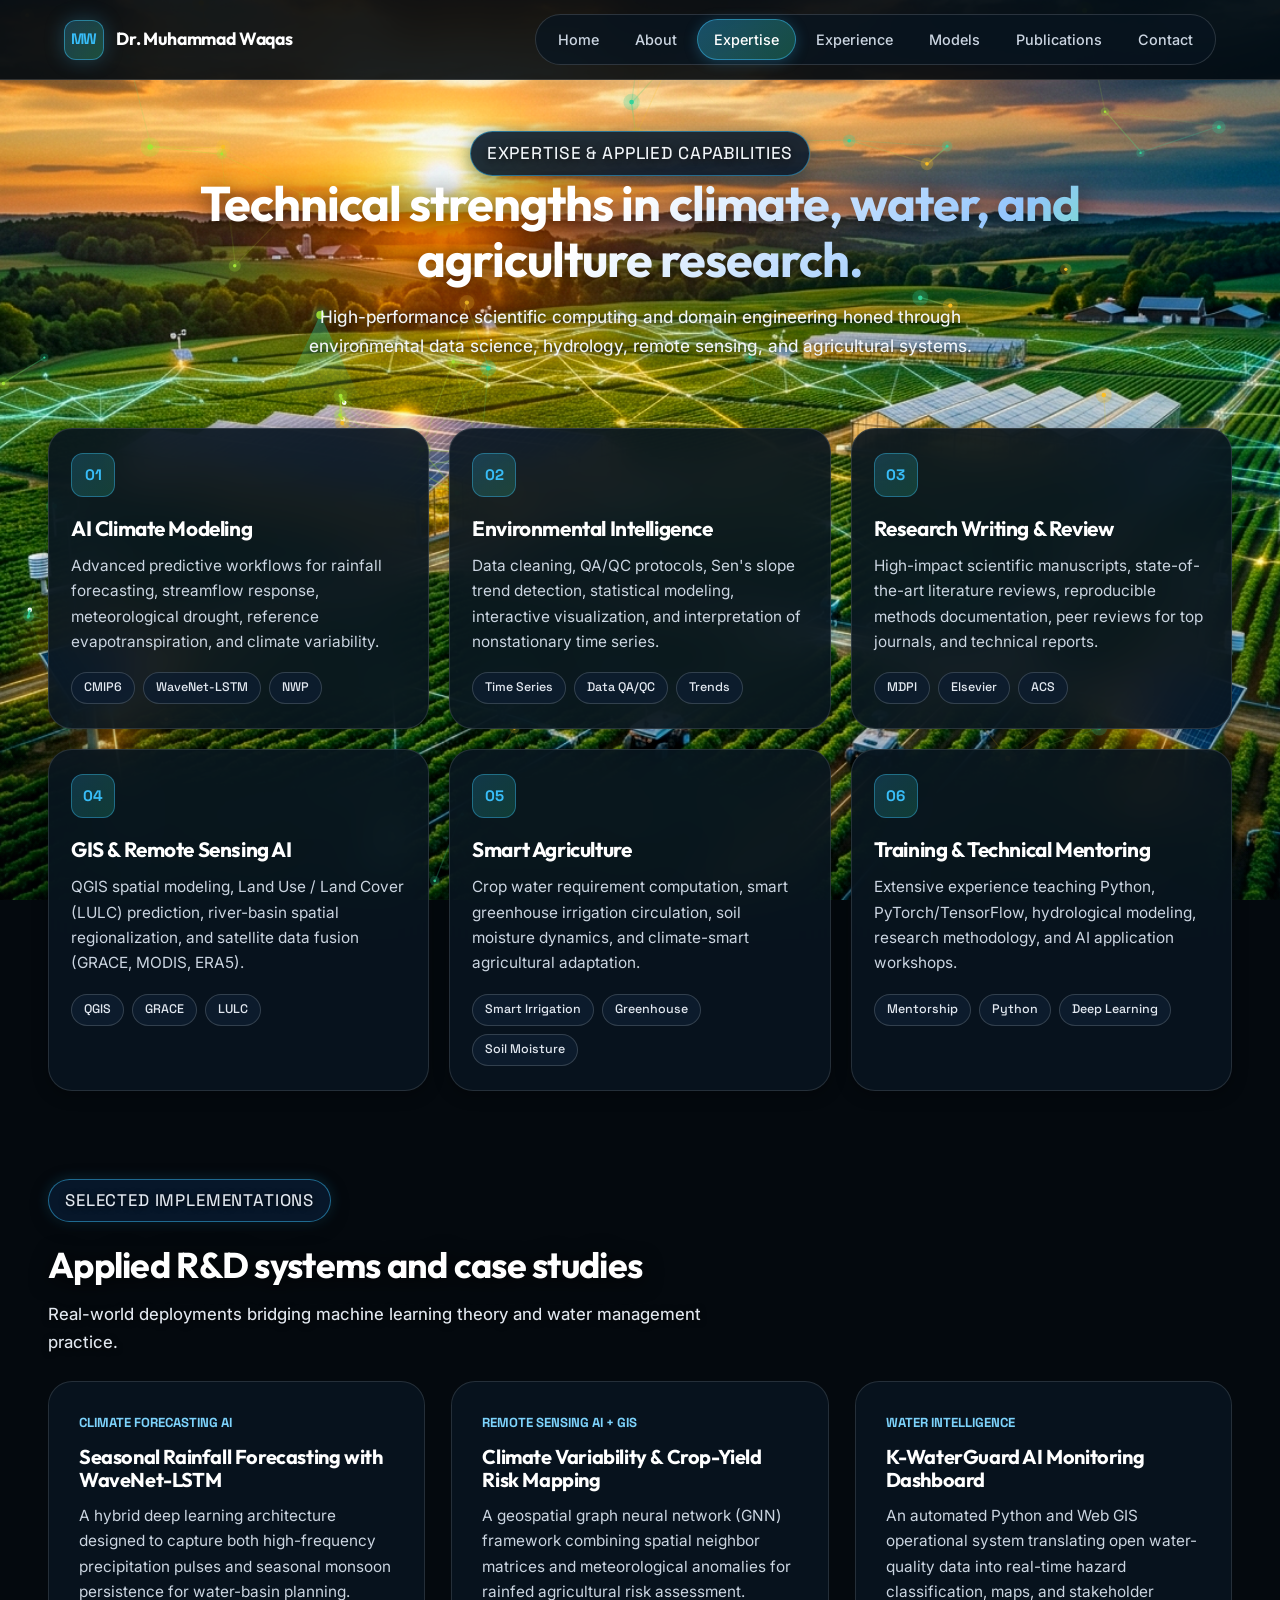
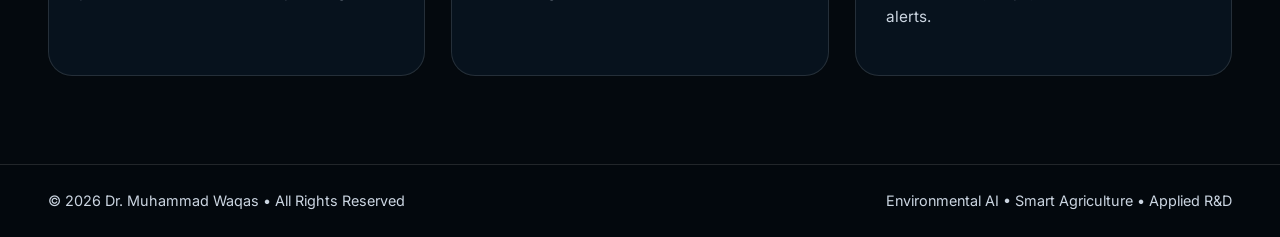
<file: services.html>
<!doctype html>
<html lang="en">
  <head>
    <meta charset="utf-8">
    <meta name="viewport" content="width=device-width, initial-scale=1">
    <title>Expertise &amp; Services | Dr. Muhammad Waqas &bull; World's Top 2% Scientist</title>
    <link rel="stylesheet" href="styles.css?v=20261008-v1">
    <script src="background-animation.js?v=20260924-v8" defer></script>
    <script src="analytics.js?v=20260813" defer></script>
  </head>
  <body data-page="services">
    <div id="bg-video-wrapper" class="bg-video-wrapper" aria-hidden="true">
      <div class="bg-backdrop"></div>
      <video class="bg-video-media is-ready" autoplay muted loop playsinline webkit-playsinline preload="auto" src="bg-video-services.mp4">
        <source src="bg-video-services.mp4" type="video/mp4">
      </video>
      <div class="bg-video-overlay"></div>
    </div>
    <header class="site-header">
      <a class="brand" href="index.html">
        <span class="brand-mark">MW</span>
        <span>Dr. Muhammad Waqas</span>
      </a>
      <button class="mobile-nav-toggle" aria-label="Toggle navigation" onclick="document.querySelector('.nav').classList.toggle('mobile-active')">&#9776;</button>
      <nav class="nav" aria-label="Primary navigation">
        <a href="index.html">Home</a>
        <a href="about.html">About</a>
        <a class="active" href="services.html">Expertise</a>
        <a href="experience.html">Experience</a>
        <a href="models.html">Models</a>
        <a href="publications.html">Publications</a>
        <a href="contact.html">Contact</a>
      </nav>
    </header>

    <main>
      <section class="page-hero">
        <p class="kicker">Expertise &amp; Applied Capabilities</p>
        <h1>Technical strengths in climate, water, and agriculture research.</h1>
        <p>
          High-performance scientific computing and domain engineering honed through 
          environmental data science, hydrology, remote sensing, and agricultural systems.
        </p>
      </section>

      <section class="section">
        <div class="service-grid">
          <article class="bento-card">
            <span>01</span>
            <h3>AI Climate Modeling</h3>
            <p>Advanced predictive workflows for rainfall forecasting, streamflow response, meteorological drought, reference evapotranspiration, and climate variability.</p>
            <div class="card-tags">
              <span class="card-tag">CMIP6</span>
              <span class="card-tag">WaveNet-LSTM</span>
              <span class="card-tag">NWP</span>
            </div>
          </article>
          <article class="bento-card">
            <span>02</span>
            <h3>Environmental Intelligence</h3>
            <p>Data cleaning, QA/QC protocols, Sen's slope trend detection, statistical modeling, interactive visualization, and interpretation of nonstationary time series.</p>
            <div class="card-tags">
              <span class="card-tag">Time Series</span>
              <span class="card-tag">Data QA/QC</span>
              <span class="card-tag">Trends</span>
            </div>
          </article>
          <article class="bento-card">
            <span>03</span>
            <h3>Research Writing &amp; Review</h3>
            <p>High-impact scientific manuscripts, state-of-the-art literature reviews, reproducible methods documentation, peer reviews for top journals, and technical reports.</p>
            <div class="card-tags">
              <span class="card-tag">MDPI</span>
              <span class="card-tag">Elsevier</span>
              <span class="card-tag">ACS</span>
            </div>
          </article>
          <article class="bento-card">
            <span>04</span>
            <h3>GIS &amp; Remote Sensing AI</h3>
            <p>QGIS spatial modeling, Land Use / Land Cover (LULC) prediction, river-basin spatial regionalization, and satellite data fusion (GRACE, MODIS, ERA5).</p>
            <div class="card-tags">
              <span class="card-tag">QGIS</span>
              <span class="card-tag">GRACE</span>
              <span class="card-tag">LULC</span>
            </div>
          </article>
          <article class="bento-card">
            <span>05</span>
            <h3>Smart Agriculture</h3>
            <p>Crop water requirement computation, smart greenhouse irrigation circulation, soil moisture dynamics, and climate-smart agricultural adaptation.</p>
            <div class="card-tags">
              <span class="card-tag">Smart Irrigation</span>
              <span class="card-tag">Greenhouse</span>
              <span class="card-tag">Soil Moisture</span>
            </div>
          </article>
          <article class="bento-card">
            <span>06</span>
            <h3>Training &amp; Technical Mentoring</h3>
            <p>Extensive experience teaching Python, PyTorch/TensorFlow, hydrological modeling, research methodology, and AI application workshops.</p>
            <div class="card-tags">
              <span class="card-tag">Mentorship</span>
              <span class="card-tag">Python</span>
              <span class="card-tag">Deep Learning</span>
            </div>
          </article>
        </div>
      </section>

      <section class="section case-study-section">
        <div class="section-heading">
          <p class="section-label">Selected Implementations</p>
          <h2>Applied R&amp;D systems and case studies</h2>
          <p>Real-world deployments bridging machine learning theory and water management practice.</p>
        </div>
        <div class="case-study-grid">
          <article>
            <span>Climate Forecasting AI</span>
            <h3>Seasonal Rainfall Forecasting with WaveNet-LSTM</h3>
            <p>A hybrid deep learning architecture designed to capture both high-frequency precipitation pulses and seasonal monsoon persistence for water-basin planning.</p>
          </article>
          <article>
            <span>Remote Sensing AI + GIS</span>
            <h3>Climate Variability &amp; Crop-Yield Risk Mapping</h3>
            <p>A geospatial graph neural network (GNN) framework combining spatial neighbor matrices and meteorological anomalies for rainfed agricultural risk assessment.</p>
          </article>
          <article>
            <span>Water Intelligence</span>
            <h3>K-WaterGuard AI Monitoring Dashboard</h3>
            <p>An automated Python and Web GIS operational system translating open water-quality data into real-time hazard classification, maps, and stakeholder alerts.</p>
          </article>
        </div>
      </section>
    </main>

    <footer class="site-footer">
      <span>&copy; 2026 Dr. Muhammad Waqas &bull; All Rights Reserved</span>
      <span>Environmental AI &bull; Smart Agriculture &bull; Applied R&amp;D</span>
    </footer>
  </body>
</html>
</file>
<file: styles.css>
@import url('https://fonts.googleapis.com/css2?family=Inter:wght@300;400;500;600;700&family=Outfit:wght@400;500;600;700;800;900&family=Space+Grotesk:wght@500;700&display=swap');

:root {
  color-scheme: dark;
  --bg-base: #04090e;
  --bg-surface: #071522;
  --bg-elevated: #0c2033;
  --bg-glass: rgba(8, 20, 32, 0.90);
  --bg-glass-strong: rgba(5, 13, 22, 0.96);
  --border-glass: rgba(255, 255, 255, 0.14);
  --border-glow: rgba(56, 189, 248, 0.38);
  --border-emerald: rgba(52, 211, 153, 0.38);

  --text-primary: #ffffff;
  --text-secondary: #e2e8f0;
  --text-muted: #cbd5e1;
  --text-dim: #94a3b8;

  --cyan: #38bdf8;
  --cyan-bright: #00f2fe;
  --cyan-glow: rgba(56, 189, 248, 0.25);
  --emerald: #34d399;
  --emerald-glow: rgba(52, 211, 153, 0.25);
  --teal: #14b8a6;
  --violet: #818cf8;
  --amber: #fbbf24;
  --coral: #fb7185;

  --font-heading: 'Outfit', -apple-system, BlinkMacSystemFont, sans-serif;
  --font-body: 'Inter', -apple-system, BlinkMacSystemFont, sans-serif;
  --font-mono: 'Space Grotesk', monospace;

  --shadow-sm: 0 4px 16px rgba(0, 0, 0, 0.3);
  --shadow-md: 0 12px 36px rgba(0, 0, 0, 0.45);
  --shadow-lg: 0 24px 70px rgba(0, 0, 0, 0.6);
  --shadow-glow: 0 0 40px rgba(56, 189, 248, 0.15);

  --radius-sm: 10px;
  --radius-md: 16px;
  --radius-lg: 24px;
  --radius-xl: 32px;
  --radius-pill: 9999px;

  --transition: all 0.28s cubic-bezier(0.16, 1, 0.3, 1);
}

*, *::before, *::after {
  box-sizing: border-box;
}

html {
  scroll-behavior: smooth;
  scroll-padding-top: 90px;
  background-color: var(--bg-base);
}

body {
  margin: 0;
  background-color: transparent;
  color: var(--text-primary);
  font-family: var(--font-body);
  font-size: 1rem;
  line-height: 1.6;
  overflow-x: hidden;
  position: relative;
  -webkit-font-smoothing: antialiased;
}

/* Page background base */
body[data-page] {
  background-color: transparent;
}

/* ==============================================================
   Cinematic Background Video System & Environmental Atmosphere
   ============================================================== */
.bg-video-wrapper {
  position: fixed;
  inset: 0;
  width: 100vw;
  height: 100vh;
  z-index: 0;
  overflow: hidden;
  pointer-events: none;
  background: #04090e;
}

/* High-Definition Thematic Backdrop per Page with subtle cinematic motion */
.bg-backdrop {
  position: absolute;
  inset: 0;
  width: 100%;
  height: 100%;
  background-size: cover;
  background-position: center center;
  background-repeat: no-repeat;
  transition: opacity 1.2s ease, filter 1.2s ease;
  transform-origin: center center;
  animation: subtleBackdropPan 45s ease-in-out infinite alternate;
  opacity: 1;
  z-index: 0;
}

@keyframes subtleBackdropPan {
  0% { transform: scale(1.02) translate(0, 0); }
  50% { transform: scale(1.07) translate(-1%, 0.8%); }
  100% { transform: scale(1.04) translate(0.8%, -0.6%); }
}

body[data-page="home"] .bg-backdrop {
  background-image: url('climate-hydrology-agriculture-bg.jpg');
  filter: brightness(0.96) contrast(1.04) saturate(1.22);
}
body[data-page="about"] .bg-backdrop {
  background-image: url('bg-about.jpg');
  filter: brightness(0.96) contrast(1.04) saturate(1.24);
}
body[data-page="services"] .bg-backdrop {
  background-image: url('bg-services.jpg');
  filter: brightness(0.96) contrast(1.04) saturate(1.25);
}
body[data-page="experience"] .bg-backdrop {
  background-image: url('bg-experience.jpg');
  filter: brightness(0.96) contrast(1.04) saturate(1.22);
}
body[data-page="models"] .bg-backdrop {
  background-image: url('bg-models.jpg');
  filter: brightness(0.96) contrast(1.06) saturate(1.26);
}
body[data-page="publications"] .bg-backdrop {
  background-image: url('bg-publications.jpg');
  filter: brightness(0.96) contrast(1.04) saturate(1.20);
}
body[data-page="contact"] .bg-backdrop {
  background-image: url('bg-contact.jpg');
  filter: brightness(0.96) contrast(1.04) saturate(1.20);
}

.bg-video-media {
  position: absolute;
  top: 50%;
  left: 50%;
  width: 100%;
  height: 100%;
  min-width: 100%;
  min-height: 100%;
  transform: translate(-50%, -50%) scale(1.01);
  object-fit: cover;
  transition: opacity 0.8s ease;
  opacity: 1;
  filter: brightness(1.05) contrast(1.04) saturate(1.28);
  z-index: 1;
}

/* Crystal-Clear Ambient Vignette - keeps video 100% visible, bright, and alive */
.bg-video-overlay {
  position: absolute;
  inset: 0;
  z-index: 2;
  background: radial-gradient(ellipse 130% 90% at 50% 25%, transparent 55%, rgba(4, 9, 14, 0.20) 85%, rgba(4, 9, 14, 0.38) 100%);
  pointer-events: none;
}

/* Ambient canvas overlay for dynamic moving connected nodes */
#ambient-canvas {
  position: fixed;
  inset: 0;
  width: 100vw;
  height: 100vh;
  z-index: 1;
  pointer-events: none;
}

/* Subtle topological grid overlay */
body::after {
  content: '';
  position: fixed;
  inset: 0;
  z-index: 1;
  pointer-events: none;
  opacity: 0.25;
  background-image:
    linear-gradient(rgba(56, 189, 248, 0.03) 1px, transparent 1px),
    linear-gradient(90deg, rgba(56, 189, 248, 0.03) 1px, transparent 1px);
  background-size: 52px 52px;
  mask-image: radial-gradient(circle at 50% 30%, black 20%, transparent 80%);
}

/* Foreground content stack */
main,
.page-hero,
.hero,
.section,
.container,
.footer,
footer {
  position: relative;
  z-index: 2;
}

/* Custom modern scrollbar */
::-webkit-scrollbar {
  width: 8px;
  height: 8px;
}
::-webkit-scrollbar-track {
  background: var(--bg-base);
}
::-webkit-scrollbar-thumb {
  background: rgba(255, 255, 255, 0.16);
  border-radius: 4px;
}
::-webkit-scrollbar-thumb:hover {
  background: rgba(56, 189, 248, 0.4);
}

a {
  color: inherit;
  text-decoration: none;
  transition: var(--transition);
}

img {
  max-width: 100%;
  height: auto;
  display: block;
}

h1, h2, h3, h4 {
  font-family: var(--font-heading);
  font-weight: 700;
  color: #ffffff;
  line-height: 1.15;
  margin: 0 0 16px;
  letter-spacing: -0.02em;
}

p {
  margin: 0 0 16px;
  color: var(--text-secondary);
}

/* -------------------------------------------------------------
   SITE HEADER & NAVIGATION
------------------------------------------------------------- */
.site-header {
  position: sticky;
  top: 0;
  z-index: 100;
  display: flex;
  align-items: center;
  justify-content: space-between;
  padding: 14px clamp(20px, 5vw, 64px);
  background: rgba(4, 10, 16, 0.90);
  backdrop-filter: blur(20px);
  -webkit-backdrop-filter: blur(20px);
  border-bottom: 1px solid var(--border-glass);
  transition: var(--transition);
}

.brand {
  display: inline-flex;
  align-items: center;
  gap: 12px;
  font-family: var(--font-heading);
  font-size: 1.1rem;
  font-weight: 700;
  color: #ffffff;
  letter-spacing: -0.01em;
}

.brand-mark {
  display: grid;
  place-items: center;
  width: 40px;
  height: 40px;
  border-radius: 12px;
  background: linear-gradient(135deg, rgba(56, 189, 248, 0.25), rgba(52, 211, 153, 0.3));
  border: 1px solid rgba(56, 189, 248, 0.5);
  color: var(--cyan);
  font-family: var(--font-mono);
  font-weight: 700;
  font-size: 0.95rem;
  box-shadow: 0 0 20px var(--cyan-glow);
}

.brand:hover .brand-mark {
  border-color: var(--emerald);
  color: var(--emerald);
  box-shadow: 0 0 24px var(--emerald-glow);
  transform: scale(1.04);
}

.nav {
  display: flex;
  align-items: center;
  gap: 4px;
  background: rgba(8, 20, 32, 0.75);
  padding: 4px 6px;
  border-radius: var(--radius-pill);
  border: 1px solid var(--border-glass);
}

.nav a {
  padding: 8px 16px;
  border-radius: var(--radius-pill);
  font-size: 0.9rem;
  font-weight: 500;
  color: #cbd5e1;
  position: relative;
  transition: var(--transition);
}

.nav a:hover {
  color: #ffffff;
  background: rgba(255, 255, 255, 0.1);
}

.nav a.active {
  color: #ffffff;
  background: linear-gradient(135deg, rgba(56, 189, 248, 0.35), rgba(52, 211, 153, 0.3));
  border: 1px solid rgba(56, 189, 248, 0.5);
  box-shadow: 0 2px 14px rgba(56, 189, 248, 0.25);
}

/* Mobile Nav Toggle */
.mobile-nav-toggle {
  display: none;
  background: rgba(12, 26, 40, 0.85);
  border: 1px solid var(--border-glass);
  color: #ffffff;
  padding: 8px 12px;
  border-radius: var(--radius-sm);
  font-size: 1.2rem;
  cursor: pointer;
}

/* -------------------------------------------------------------
   KICKERS, BADGES & STATUS PILLS
------------------------------------------------------------- */
.hero-badges {
  display: flex;
  flex-wrap: wrap;
  align-items: center;
  gap: 12px;
  margin-bottom: 22px;
}

.hero-badges .status-pill,
.hero-badges .award-pill,
.hero-badges .kicker {
  margin-bottom: 0;
}

.kicker,
.section-label {
  display: inline-flex;
  align-items: center;
  gap: 8px;
  padding: 7px 16px;
  border-radius: var(--radius-pill);
  background: rgba(8, 26, 46, 0.90);
  border: 1px solid rgba(56, 189, 248, 0.5);
  color: #7dd3fc;
  font-family: var(--font-mono);
  font-size: 0.82rem;
  font-weight: 700;
  letter-spacing: 0.05em;
  text-transform: uppercase;
  margin-bottom: 16px;
  backdrop-filter: blur(16px);
  -webkit-backdrop-filter: blur(16px);
  box-shadow: 0 4px 18px rgba(0, 0, 0, 0.4), 0 0 14px rgba(56, 189, 248, 0.2);
  text-shadow: 0 1px 2px rgba(0, 0, 0, 0.8);
}

.status-pill {
  display: inline-flex;
  align-items: center;
  gap: 10px;
  padding: 8px 18px;
  border-radius: var(--radius-pill);
  background: rgba(6, 32, 22, 0.90);
  border: 1px solid rgba(52, 211, 153, 0.55);
  color: #6ee7b7;
  font-size: 0.86rem;
  font-weight: 600;
  margin-bottom: 22px;
  backdrop-filter: blur(16px);
  -webkit-backdrop-filter: blur(16px);
  box-shadow: 0 4px 18px rgba(0, 0, 0, 0.4), 0 0 14px rgba(16, 185, 129, 0.22);
  text-shadow: 0 1px 2px rgba(0, 0, 0, 0.8);
}

.pulse-dot {
  width: 8px;
  height: 8px;
  border-radius: 50%;
  background: #34d399;
  box-shadow: 0 0 10px #34d399;
  animation: pulse-dot 2s infinite;
}

@keyframes pulse-dot {
  0% { transform: scale(0.95); box-shadow: 0 0 0 0 rgba(52, 211, 153, 0.7); }
  70% { transform: scale(1.1); box-shadow: 0 0 0 8px rgba(52, 211, 153, 0); }
  100% { transform: scale(0.95); box-shadow: 0 0 0 0 rgba(52, 211, 153, 0); }
}

.award-pill {
  display: inline-flex;
  align-items: center;
  gap: 10px;
  padding: 8px 18px;
  border-radius: var(--radius-pill);
  background: linear-gradient(135deg, rgba(34, 24, 8, 0.92), rgba(14, 28, 44, 0.92));
  border: 1px solid rgba(251, 191, 36, 0.6);
  color: #fde68a;
  font-size: 0.86rem;
  font-weight: 600;
  margin-bottom: 22px;
  backdrop-filter: blur(16px);
  -webkit-backdrop-filter: blur(16px);
  box-shadow: 0 4px 18px rgba(0, 0, 0, 0.4), 0 0 16px rgba(245, 158, 11, 0.25);
  text-shadow: 0 1px 2px rgba(0, 0, 0, 0.8);
}

.award-pill.stanford-pill {
  background: linear-gradient(135deg, rgba(14, 32, 60, 0.95), rgba(36, 26, 10, 0.95));
  border: 1px solid rgba(56, 189, 248, 0.75);
  box-shadow: 0 4px 18px rgba(0, 0, 0, 0.45), 0 0 18px rgba(56, 189, 248, 0.3);
  color: #bae6fd;
}

.award-pill.stanford-pill strong {
  color: #fde68a;
}

.award-crown {
  font-size: 1.05rem;
  line-height: 1;
  filter: drop-shadow(0 0 4px rgba(251, 191, 36, 0.6));
}

/* -------------------------------------------------------------
   BUTTONS
------------------------------------------------------------- */
.button,
.mini-button {
  display: inline-flex;
  align-items: center;
  justify-content: center;
  gap: 8px;
  font-family: var(--font-heading);
  font-weight: 600;
  border-radius: var(--radius-pill);
  cursor: pointer;
  transition: var(--transition);
  white-space: nowrap;
}

.button {
  padding: 13px 26px;
  font-size: 0.96rem;
}

.button.primary {
  background: linear-gradient(135deg, #38bdf8 0%, #10b981 100%);
  color: #040e14;
  border: none;
  font-weight: 700;
  box-shadow: 0 8px 25px rgba(56, 189, 248, 0.4);
  text-shadow: none;
}

.button.primary:hover {
  transform: translateY(-2px);
  box-shadow: 0 12px 32px rgba(56, 189, 248, 0.5);
  filter: brightness(1.1);
}

.button.secondary {
  background: rgba(12, 26, 42, 0.88);
  color: #ffffff;
  border: 1px solid rgba(255, 255, 255, 0.24);
  backdrop-filter: blur(16px);
  -webkit-backdrop-filter: blur(16px);
  box-shadow: 0 6px 20px rgba(0, 0, 0, 0.45);
  text-shadow: 0 1px 2px rgba(0, 0, 0, 0.7);
}

.button.secondary:hover {
  background: rgba(18, 42, 68, 0.95);
  border-color: var(--cyan);
  color: #38bdf8;
  transform: translateY(-2px);
  box-shadow: 0 8px 26px rgba(0, 0, 0, 0.5), 0 0 20px rgba(56, 189, 248, 0.3);
}

.mini-button {
  padding: 8px 16px;
  font-size: 0.84rem;
  font-weight: 600;
  border-radius: var(--radius-sm);
  background: rgba(12, 26, 42, 0.88);
  border: 1px solid rgba(255, 255, 255, 0.2);
  color: #ffffff;
  backdrop-filter: blur(12px);
  -webkit-backdrop-filter: blur(12px);
  text-shadow: 0 1px 2px rgba(0, 0, 0, 0.7);
}

.mini-button:hover {
  background: rgba(22, 48, 76, 0.95);
  border-color: var(--cyan);
  color: #38bdf8;
  box-shadow: 0 4px 14px rgba(56, 189, 248, 0.25);
}

.mini-button.strong {
  background: linear-gradient(135deg, rgba(56, 189, 248, 0.3), rgba(52, 211, 153, 0.35));
  border-color: rgba(56, 189, 248, 0.55);
  color: #ffffff;
  font-weight: 600;
}

.mini-button.strong:hover {
  background: linear-gradient(135deg, var(--cyan), var(--emerald));
  color: #040e14;
  font-weight: 700;
  box-shadow: 0 6px 20px rgba(56, 189, 248, 0.35);
  text-shadow: none;
}

/* -------------------------------------------------------------
   HERO SECTIONS
------------------------------------------------------------- */
.hero,
.page-hero {
  position: relative;
  padding: clamp(28px, 4vw, 52px) clamp(20px, 4vw, 48px);
  overflow: hidden;
}

.hero-home {
  display: grid;
  grid-template-columns: minmax(0, 1.25fr) minmax(300px, 0.75fr);
  gap: clamp(20px, 3.5vw, 40px);
  align-items: center;
  min-height: auto;
  padding-top: clamp(24px, 3.5vw, 44px);
  padding-bottom: clamp(24px, 3.5vw, 44px);
}

.hero-content {
  position: relative;
  z-index: 2;
}

.hero-content h1 {
  font-size: clamp(2.4rem, 4.8vw, 4.4rem);
  line-height: 1.08;
  margin-bottom: 16px;
  background: linear-gradient(135deg, #ffffff 40%, #bae6fd 75%, #a7f3d0 100%);
  -webkit-background-clip: text;
  -webkit-text-fill-color: transparent;
  filter: drop-shadow(0 4px 14px rgba(0, 0, 0, 0.9));
}

.hero-copy {
  font-size: clamp(1.05rem, 1.45vw, 1.22rem);
  color: #f1f5f9;
  line-height: 1.68;
  max-width: 660px;
  margin-bottom: 28px;
  font-weight: 450;
  text-shadow: 0 2px 10px rgba(0, 0, 0, 0.95);
}

.hero-actions {
  display: flex;
  flex-wrap: wrap;
  gap: 12px;
  align-items: center;
}

/* Page Hero for Subpages */
.page-hero {
  text-align: center;
  max-width: 980px;
  margin: 0 auto;
  padding: clamp(28px, 4vw, 52px) clamp(20px, 4vw, 40px) 24px;
  position: relative;
}

.page-hero h1 {
  font-size: clamp(2.1rem, 3.8vw, 3.3rem);
  margin-bottom: 14px;
  background: linear-gradient(135deg, #ffffff 45%, #93c5fd 85%, #6ee7b7 100%);
  -webkit-background-clip: text;
  -webkit-text-fill-color: transparent;
  filter: drop-shadow(0 4px 14px rgba(0, 0, 0, 0.9));
}

.page-hero p {
  font-size: clamp(1.05rem, 1.35vw, 1.18rem);
  max-width: 740px;
  margin: 0 auto;
  color: #f1f5f9;
  font-weight: 450;
  line-height: 1.68;
  text-shadow: 0 2px 10px rgba(0, 0, 0, 0.95);
}

/* -------------------------------------------------------------
   MODERN PORTRAIT & PROFILE CARD
------------------------------------------------------------- */
.profile-panel,
.portrait-card {
  position: relative;
  background: var(--bg-glass);
  backdrop-filter: blur(24px);
  -webkit-backdrop-filter: blur(24px);
  border: 1px solid rgba(255, 255, 255, 0.14);
  border-radius: var(--radius-xl);
  padding: 28px;
  box-shadow: var(--shadow-lg);
  transition: var(--transition);
  display: flex;
  flex-direction: column;
  gap: 18px;
}

.portrait-card:hover {
  border-color: var(--border-glow);
  box-shadow: var(--shadow-glow), var(--shadow-lg);
  transform: translateY(-4px);
}

.portrait-img-wrapper {
  position: relative;
  width: 100%;
  aspect-ratio: 1;
  max-width: 260px;
  margin: 0 auto;
  border-radius: var(--radius-lg);
  overflow: hidden;
  border: 2px solid rgba(56, 189, 248, 0.35);
  box-shadow: 0 12px 32px rgba(0, 0, 0, 0.5);
}

.portrait-img-wrapper img {
  width: 100%;
  height: 100%;
  object-fit: cover;
  object-position: center 18%;
  display: block;
  transition: transform 0.4s ease;
}

.portrait-img-wrapper:hover img {
  transform: scale(1.03);
}

.portrait-fallback {
  display: none;
}

.portrait-name {
  font-family: var(--font-heading);
  font-size: 1.15rem;
  font-weight: 700;
  color: #ffffff;
  margin: 0;
  text-align: center;
}

.portrait-badge {
  display: inline-flex;
  align-items: center;
  justify-content: center;
  gap: 6px;
  margin: -6px auto 8px;
  padding: 4px 12px;
  border-radius: var(--radius-pill);
  background: rgba(56, 189, 248, 0.15);
  border: 1px solid rgba(56, 189, 248, 0.35);
  color: #7dd3fc;
  font-size: 0.8rem;
  font-weight: 600;
  font-family: var(--font-mono);
}

.metric-strip {
  display: grid;
  grid-template-columns: repeat(3, 1fr);
  gap: 10px;
  padding-top: 14px;
  border-top: 1px solid var(--border-glass);
}

.metric-strip > div {
  background: rgba(14, 28, 44, 0.85);
  border: 1px solid rgba(255, 255, 255, 0.12);
  border-radius: var(--radius-md);
  padding: 12px 8px;
  text-align: center;
  transition: var(--transition);
}

.metric-strip > div:hover {
  background: rgba(22, 44, 68, 0.95);
  border-color: rgba(56, 189, 248, 0.4);
}

.metric {
  display: block;
  font-family: var(--font-heading);
  font-size: 1.8rem;
  font-weight: 800;
  line-height: 1;
  background: linear-gradient(135deg, var(--cyan), var(--emerald));
  -webkit-background-clip: text;
  -webkit-text-fill-color: transparent;
  margin-bottom: 4px;
}

.metric-strip.four-grid {
  grid-template-columns: repeat(2, 1fr);
}

.metric.gold-text {
  background: linear-gradient(135deg, #fde047 0%, #f59e0b 100%);
  -webkit-background-clip: text;
  -webkit-text-fill-color: transparent;
}

.metric.cyan-text {
  background: linear-gradient(135deg, #7dd3fc 0%, #38bdf8 100%);
  -webkit-background-clip: text;
  -webkit-text-fill-color: transparent;
}

.metric-strip span:last-child {
  font-size: 0.78rem;
  color: #cbd5e1;
  display: block;
  line-height: 1.3;
  font-weight: 500;
}

/* -------------------------------------------------------------
   SECTIONS & SECTION HEADINGS
------------------------------------------------------------- */
.section {
  padding: clamp(26px, 3.5vw, 44px) clamp(20px, 4vw, 48px);
  max-width: 1360px;
  margin: 0 auto;
  position: relative;
}

.section-heading {
  margin-bottom: 24px;
}

.section-heading.center {
  text-align: center;
}

.section-heading h2 {
  font-size: clamp(1.6rem, 2.8vw, 2.4rem);
  margin-top: 6px;
  background: linear-gradient(135deg, #ffffff 60%, #e2e8f0 100%);
  -webkit-background-clip: text;
  -webkit-text-fill-color: transparent;
  filter: drop-shadow(0 3px 10px rgba(0, 0, 0, 0.85));
}

.section-heading p {
  font-size: 1.05rem;
  max-width: 680px;
  color: #e2e8f0;
  font-weight: 450;
  line-height: 1.65;
  text-shadow: 0 1px 6px rgba(0, 0, 0, 0.85);
}

.section-heading.center p {
  margin-left: auto;
  margin-right: auto;
}

/* Intro Band / Highlights */
.intro-band {
  background: var(--bg-glass);
  backdrop-filter: blur(20px);
  -webkit-backdrop-filter: blur(20px);
  border: 1px solid rgba(255, 255, 255, 0.14);
  border-radius: var(--radius-xl);
  padding: clamp(22px, 3.5vw, 36px);
  display: grid;
  grid-template-columns: minmax(0, 1.2fr) minmax(0, 1fr);
  gap: 28px;
  align-items: center;
  box-shadow: var(--shadow-md);
  margin: 14px auto;
}

.intro-band h2 {
  font-size: clamp(1.4rem, 2.2vw, 1.9rem);
  margin-bottom: 0;
  color: #ffffff;
}

.intro-band p {
  font-size: 1.05rem;
  line-height: 1.68;
  color: #e2e8f0;
  margin: 0;
}

/* -------------------------------------------------------------
   BENTO GRIDS & FEATURE CARDS
------------------------------------------------------------- */
.feature-grid,
.service-grid,
.solution-grid {
  display: grid;
  grid-template-columns: repeat(auto-fit, minmax(290px, 1fr));
  gap: 20px;
}

.feature-grid.four {
  grid-template-columns: repeat(auto-fit, minmax(250px, 1fr));
}

.feature-grid article,
.service-grid article,
.solution-grid article,
.bento-card {
  position: relative;
  background: var(--bg-glass);
  backdrop-filter: blur(20px);
  -webkit-backdrop-filter: blur(20px);
  border: 1px solid rgba(255, 255, 255, 0.12);
  border-radius: var(--radius-lg);
  padding: 24px 22px;
  box-shadow: var(--shadow-sm);
  transition: var(--transition);
  display: flex;
  flex-direction: column;
}

.feature-grid article:hover,
.service-grid article:hover,
.solution-grid article:hover,
.bento-card:hover {
  border-color: var(--border-glow);
  box-shadow: var(--shadow-md), 0 0 30px rgba(56, 189, 248, 0.16);
  transform: translateY(-4px);
}

.solution-icon,
.service-grid article > span:first-child {
  display: inline-flex;
  align-items: center;
  justify-content: center;
  width: 44px;
  height: 44px;
  border-radius: 12px;
  background: linear-gradient(135deg, rgba(56, 189, 248, 0.2), rgba(52, 211, 153, 0.2));
  border: 1px solid rgba(56, 189, 248, 0.4);
  color: var(--cyan);
  font-family: var(--font-mono);
  font-weight: 700;
  font-size: 0.95rem;
  margin-bottom: 20px;
}

.feature-grid h3,
.service-grid h3,
.solution-grid h3,
.bento-card h3 {
  font-size: 1.3rem;
  margin-bottom: 12px;
  color: #ffffff;
}

.feature-grid p,
.service-grid p,
.solution-grid p,
.bento-card p {
  color: #cbd5e1;
  font-size: 0.96rem;
  line-height: 1.65;
  margin-bottom: 0;
}

/* Focus Pills inside cards */
.card-tags {
  display: flex;
  flex-wrap: wrap;
  gap: 8px;
  margin-top: 18px;
}

.card-tag {
  padding: 5px 12px;
  border-radius: var(--radius-pill);
  background: rgba(14, 30, 48, 0.85);
  border: 1px solid rgba(255, 255, 255, 0.16);
  color: #e2e8f0;
  font-size: 0.78rem;
  font-weight: 500;
  font-family: var(--font-mono);
}

/* -------------------------------------------------------------
   FEATURED SPOTLIGHT CARD (LATEST 2026 BREAKTHROUGH)
------------------------------------------------------------- */
.spotlight-card {
  position: relative;
  background: linear-gradient(135deg, rgba(8, 28, 22, 0.94) 0%, rgba(10, 28, 44, 0.94) 50%, rgba(7, 18, 30, 0.96) 100%);
  backdrop-filter: blur(24px);
  -webkit-backdrop-filter: blur(24px);
  border: 1px solid rgba(52, 211, 153, 0.45);
  border-radius: var(--radius-xl);
  padding: clamp(32px, 5vw, 48px);
  box-shadow: 0 20px 60px rgba(0, 0, 0, 0.5), 0 0 35px rgba(16, 185, 129, 0.15);
  margin-bottom: 40px;
  display: grid;
  grid-template-columns: minmax(0, 1.4fr) minmax(280px, 0.9fr);
  gap: 36px;
  align-items: center;
}

.spotlight-badge {
  display: inline-flex;
  align-items: center;
  gap: 8px;
  padding: 7px 16px;
  border-radius: var(--radius-pill);
  background: rgba(6, 36, 24, 0.9);
  border: 1px solid rgba(52, 211, 153, 0.55);
  color: #6ee7b7;
  font-family: var(--font-mono);
  font-size: 0.82rem;
  font-weight: 700;
  margin-bottom: 16px;
  text-shadow: 0 1px 2px rgba(0, 0, 0, 0.8);
}

.spotlight-card h3 {
  font-size: clamp(1.4rem, 2.2vw, 1.9rem);
  line-height: 1.25;
  margin-bottom: 14px;
  color: #ffffff;
}

.spotlight-meta {
  display: flex;
  flex-wrap: wrap;
  gap: 12px;
  align-items: center;
  font-family: var(--font-mono);
  font-size: 0.88rem;
  font-weight: 600;
  color: #7dd3fc;
  margin-bottom: 16px;
  text-shadow: 0 1px 2px rgba(0, 0, 0, 0.8);
}

.spotlight-card p {
  color: #e2e8f0;
  line-height: 1.68;
}

.spotlight-preview-frame {
  border-radius: var(--radius-md);
  overflow: hidden;
  border: 1px solid rgba(255, 255, 255, 0.18);
  box-shadow: var(--shadow-md);
  max-height: 320px;
}

.spotlight-preview-frame img {
  width: 100%;
  height: 100%;
  object-fit: cover;
  object-position: top;
}

/* -------------------------------------------------------------
   GLOBAL SCHOLARLY RANKING & AWARD SPOTLIGHT
------------------------------------------------------------- */
.ranking-section {
  padding-top: 6px;
  padding-bottom: 24px;
}

.ranking-card {
  position: relative;
  background: linear-gradient(135deg, rgba(26, 19, 8, 0.95) 0%, rgba(10, 24, 40, 0.95) 45%, rgba(6, 16, 26, 0.97) 100%);
  backdrop-filter: blur(24px);
  -webkit-backdrop-filter: blur(24px);
  border: 1px solid rgba(251, 191, 36, 0.5);
  border-radius: var(--radius-xl);
  padding: clamp(32px, 5vw, 48px);
  box-shadow: 0 24px 70px rgba(0, 0, 0, 0.65), 0 0 45px rgba(245, 158, 11, 0.18), 0 0 30px rgba(56, 189, 248, 0.12);
  margin-bottom: 40px;
  display: grid;
  grid-template-columns: minmax(0, 1.32fr) minmax(320px, 0.98fr);
  gap: 36px;
  align-items: center;
  overflow: hidden;
}

.ranking-card::before {
  content: '';
  position: absolute;
  top: -40%;
  left: -20%;
  width: 140%;
  height: 140%;
  background: radial-gradient(circle at 15% 20%, rgba(251, 191, 36, 0.09), transparent 50%),
              radial-gradient(circle at 85% 80%, rgba(56, 189, 248, 0.08), transparent 50%);
  pointer-events: none;
  z-index: 0;
}

.ranking-card.stanford-card {
  background: linear-gradient(135deg, rgba(8, 24, 46, 0.96) 0%, rgba(6, 16, 30, 0.96) 48%, rgba(28, 20, 8, 0.96) 100%);
  border: 1px solid rgba(56, 189, 248, 0.55);
  box-shadow: 0 24px 70px rgba(0, 0, 0, 0.65), 0 0 45px rgba(56, 189, 248, 0.22), 0 0 30px rgba(251, 191, 36, 0.16);
}

.ranking-card.stanford-card::before {
  background: radial-gradient(circle at 15% 20%, rgba(56, 189, 248, 0.14), transparent 50%),
              radial-gradient(circle at 85% 80%, rgba(251, 191, 36, 0.12), transparent 50%);
}

.ranking-content {
  position: relative;
  z-index: 1;
}

.ranking-cert-visual {
  position: relative;
  z-index: 1;
}

.ranking-badge-group {
  display: flex;
  flex-wrap: wrap;
  align-items: center;
  gap: 10px;
  margin-bottom: 16px;
}

.ranking-badge {
  display: inline-flex;
  align-items: center;
  gap: 8px;
  padding: 7px 18px;
  border-radius: var(--radius-pill);
  font-family: var(--font-mono);
  font-size: 0.84rem;
  font-weight: 700;
  letter-spacing: 0.03em;
  text-shadow: 0 1px 2px rgba(0, 0, 0, 0.8);
}

.ranking-badge.gold {
  background: linear-gradient(135deg, rgba(50, 36, 12, 0.92), rgba(30, 22, 8, 0.92));
  border: 1px solid rgba(251, 191, 36, 0.65);
  color: #fde68a;
  box-shadow: 0 4px 18px rgba(0, 0, 0, 0.4), 0 0 16px rgba(245, 158, 11, 0.25);
}

.ranking-badge.stanford-gold {
  background: linear-gradient(135deg, rgba(14, 38, 66, 0.95), rgba(38, 28, 10, 0.95));
  border: 1px solid rgba(251, 191, 36, 0.75);
  color: #fde68a;
  box-shadow: 0 4px 18px rgba(0, 0, 0, 0.45), 0 0 18px rgba(56, 189, 248, 0.35);
}

.ranking-crown {
  font-size: 1.05rem;
  line-height: 1;
  filter: drop-shadow(0 0 4px rgba(251, 191, 36, 0.7));
}

.ranking-sub-badge {
  display: inline-flex;
  align-items: center;
  gap: 6px;
  padding: 6px 14px;
  border-radius: var(--radius-pill);
  background: rgba(14, 30, 48, 0.85);
  border: 1px solid rgba(56, 189, 248, 0.4);
  color: #7dd3fc;
  font-family: var(--font-mono);
  font-size: 0.78rem;
  font-weight: 600;
}

.ranking-title {
  font-size: clamp(1.6rem, 2.5vw, 2.3rem);
  line-height: 1.2;
  margin-bottom: 8px;
  color: #ffffff;
  font-family: var(--font-heading);
}

.rank-highlight.gold {
  background: linear-gradient(135deg, #fbbf24 0%, #f59e0b 60%, #fef08a 100%);
  -webkit-background-clip: text;
  -webkit-text-fill-color: transparent;
  font-weight: 900;
}

.rank-highlight.cyan {
  background: linear-gradient(135deg, #38bdf8 0%, #00f2fe 100%);
  -webkit-background-clip: text;
  -webkit-text-fill-color: transparent;
  font-weight: 900;
}

.ranking-field {
  font-size: 1.05rem;
  color: #e2e8f0;
  margin-bottom: 18px;
}

.ranking-field strong {
  color: #7dd3fc;
}

.ranking-affiliation-callout {
  display: flex;
  gap: 14px;
  padding: 14px 18px;
  border-radius: var(--radius-md);
  background: rgba(16, 32, 48, 0.8);
  border: 1px solid rgba(56, 189, 248, 0.35);
  margin-bottom: 22px;
  box-shadow: inset 0 1px 0 rgba(255, 255, 255, 0.06);
}

.callout-icon {
  font-size: 1.5rem;
  line-height: 1.2;
  flex-shrink: 0;
}

.callout-text strong {
  display: block;
  font-size: 0.92rem;
  color: #fde68a;
  margin-bottom: 4px;
  font-family: var(--font-heading);
}

.callout-text p {
  margin: 0;
  font-size: 0.88rem;
  line-height: 1.55;
  color: #cbd5e1;
}

.ranking-metrics-grid {
  display: grid;
  grid-template-columns: repeat(3, 1fr);
  gap: 12px;
  margin-bottom: 24px;
}

.ranking-metric-box {
  background: rgba(12, 24, 38, 0.85);
  border: 1px solid rgba(255, 255, 255, 0.12);
  border-radius: var(--radius-md);
  padding: 12px 14px;
  text-align: center;
  transition: var(--transition);
}

.ranking-metric-box:hover {
  background: rgba(18, 36, 58, 0.95);
  border-color: rgba(251, 191, 36, 0.45);
  transform: translateY(-2px);
}

.ranking-metric-box .metric-label {
  display: block;
  font-family: var(--font-mono);
  font-size: 0.74rem;
  text-transform: uppercase;
  letter-spacing: 0.04em;
  color: #94a3b8;
  margin-bottom: 4px;
}

.ranking-metric-box .metric-val {
  display: block;
  font-family: var(--font-heading);
  font-size: 1.65rem;
  font-weight: 800;
  line-height: 1.1;
  color: #ffffff;
  margin-bottom: 2px;
}

.ranking-metric-box .metric-val.gold {
  background: linear-gradient(135deg, #fde047 0%, #f59e0b 100%);
  -webkit-background-clip: text;
  -webkit-text-fill-color: transparent;
}

.ranking-metric-box .metric-val.cyan {
  background: linear-gradient(135deg, #7dd3fc 0%, #38bdf8 100%);
  -webkit-background-clip: text;
  -webkit-text-fill-color: transparent;
}

.ranking-metric-box .metric-val.emerald {
  background: linear-gradient(135deg, #86efac 0%, #34d399 100%);
  -webkit-background-clip: text;
  -webkit-text-fill-color: transparent;
}

.ranking-metric-box .metric-sub {
  display: block;
  font-size: 0.72rem;
  color: #94a3b8;
}

.ranking-actions {
  display: flex;
  flex-wrap: wrap;
  gap: 12px;
  align-items: center;
  margin-bottom: 18px;
}

.ranking-btn {
  padding: 11px 22px;
  font-size: 0.92rem;
}

.ranking-btn.primary {
  background: linear-gradient(135deg, #fbbf24 0%, #d97706 100%);
  color: #04090e;
  border: none;
  font-weight: 700;
  box-shadow: 0 8px 25px rgba(245, 158, 11, 0.4);
}

.ranking-btn.primary:hover {
  transform: translateY(-2px);
  box-shadow: 0 12px 32px rgba(245, 158, 11, 0.55);
  filter: brightness(1.1);
}

.link-btn {
  text-decoration: none;
  font-family: var(--font-mono);
  font-size: 0.8rem;
  color: #94a3b8;
  border-color: rgba(255, 255, 255, 0.15);
}

.link-btn:hover {
  color: #38bdf8;
  border-color: var(--cyan);
}

.ranking-cert-id {
  display: flex;
  flex-wrap: wrap;
  align-items: center;
  gap: 8px;
  font-family: var(--font-mono);
  font-size: 0.76rem;
  color: #94a3b8;
}

.ranking-cert-id code {
  color: #fde68a;
  background: rgba(0, 0, 0, 0.45);
  padding: 2px 7px;
  border-radius: 4px;
  border: 1px solid rgba(251, 191, 36, 0.28);
}

.ranking-cert-visual .cert-link {
  display: block;
  text-decoration: none;
  position: relative;
  outline: none;
}

.cert-frame {
  position: relative;
  border-radius: var(--radius-lg);
  overflow: hidden;
  border: 2px solid rgba(251, 191, 36, 0.55);
  box-shadow: 0 16px 48px rgba(0, 0, 0, 0.65), 0 0 35px rgba(245, 158, 11, 0.25);
  background: #ffffff;
  transition: transform 0.35s cubic-bezier(0.16, 1, 0.3, 1), box-shadow 0.35s ease, border-color 0.35s ease;
}

.cert-frame:hover {
  transform: translateY(-4px) scale(1.015);
  border-color: #fbbf24;
  box-shadow: 0 24px 60px rgba(0, 0, 0, 0.75), 0 0 50px rgba(245, 158, 11, 0.42);
}

.cert-frame img {
  width: 100%;
  height: auto;
  display: block;
  vertical-align: middle;
}

.cert-hover-overlay {
  position: absolute;
  inset: 0;
  background: rgba(4, 9, 14, 0.65);
  backdrop-filter: blur(4px);
  display: flex;
  align-items: center;
  justify-content: center;
  opacity: 0;
  transition: opacity 0.25s ease;
}

.cert-hover-overlay span {
  background: rgba(14, 28, 44, 0.95);
  border: 1px solid rgba(251, 191, 36, 0.75);
  color: #fde68a;
  padding: 10px 22px;
  border-radius: var(--radius-pill);
  font-family: var(--font-heading);
  font-size: 0.92rem;
  font-weight: 700;
  box-shadow: 0 8px 24px rgba(0, 0, 0, 0.6), 0 0 20px rgba(245, 158, 11, 0.35);
  transform: translateY(6px);
  transition: transform 0.25s ease;
}

.cert-frame:hover .cert-hover-overlay {
  opacity: 1;
}

.cert-frame:hover .cert-hover-overlay span {
  transform: translateY(0);
}

.cert-caption {
  margin-top: 12px;
  text-align: center;
  font-family: var(--font-mono);
  font-size: 0.78rem;
  color: #94a3b8;
}

/* -------------------------------------------------------------
   MODELS GALLERY
------------------------------------------------------------- */
.model-grid {
  display: grid;
  grid-template-columns: repeat(auto-fill, minmax(360px, 1fr));
  gap: 30px;
}

.model-grid article {
  position: relative;
  background: var(--bg-glass);
  backdrop-filter: blur(20px);
  -webkit-backdrop-filter: blur(20px);
  border: 1px solid rgba(255, 255, 255, 0.12);
  border-radius: var(--radius-lg);
  padding: 28px;
  box-shadow: var(--shadow-sm);
  transition: var(--transition);
  display: flex;
  flex-direction: column;
}

.model-grid article:hover {
  border-color: var(--border-glow);
  box-shadow: var(--shadow-lg), 0 0 35px rgba(56, 189, 248, 0.2);
  transform: translateY(-6px);
}

.model-number {
  font-family: var(--font-mono);
  font-size: 0.85rem;
  color: #7dd3fc;
  font-weight: 700;
  margin-bottom: 8px;
}

.model-grid h3 {
  font-size: 1.35rem;
  margin-bottom: 10px;
  color: #ffffff;
}

.model-figure-frame {
  position: relative;
  width: 100%;
  height: 210px;
  margin: 16px 0;
  border-radius: var(--radius-md);
  overflow: hidden;
  border: 1px solid rgba(255, 255, 255, 0.15);
  background: #02070b;
  cursor: zoom-in;
}

.model-figure {
  width: 100%;
  height: 100%;
  object-fit: cover;
  object-position: center;
  transition: transform 0.4s ease;
}

.model-figure-frame:hover .model-figure {
  transform: scale(1.05);
}

.model-grid ul {
  list-style: none;
  padding: 0;
  margin: 0 0 20px;
  display: flex;
  flex-direction: column;
  gap: 6px;
}

.model-grid li {
  font-size: 0.92rem;
  color: #e2e8f0;
  display: flex;
  align-items: center;
  gap: 8px;
}

.model-grid li::before {
  content: '▸';
  color: var(--emerald);
}

.model-link {
  margin-top: auto;
  align-self: flex-start;
}

/* -------------------------------------------------------------
   PUBLICATIONS DIRECTORY & CARDS
------------------------------------------------------------- */
.publication-search-panel {
  background: var(--bg-glass);
  backdrop-filter: blur(24px);
  -webkit-backdrop-filter: blur(24px);
  border: 1px solid rgba(255, 255, 255, 0.14);
  border-radius: var(--radius-lg);
  padding: 24px;
  margin-bottom: 32px;
  box-shadow: var(--shadow-sm);
}

.publication-search {
  width: 100%;
  padding: 14px 20px;
  background: rgba(4, 10, 16, 0.88);
  border: 1px solid rgba(255, 255, 255, 0.18);
  border-radius: var(--radius-md);
  color: #ffffff;
  font-family: var(--font-body);
  font-size: 1rem;
  outline: none;
  transition: var(--transition);
}

.publication-search::placeholder {
  color: #94a3b8;
}

.publication-search:focus {
  border-color: var(--cyan);
  box-shadow: 0 0 20px rgba(56, 189, 248, 0.35);
}

.publication-search-panel .publication-keyword-chips {
  display: flex;
  flex-wrap: wrap;
  gap: 8px;
  margin-top: 14px;
}

.publication-keyword-chips button {
  background: rgba(14, 28, 44, 0.85);
  border: 1px solid rgba(255, 255, 255, 0.16);
  color: #cbd5e1;
  padding: 6px 14px;
  border-radius: var(--radius-pill);
  font-size: 0.8rem;
  font-weight: 500;
  cursor: pointer;
  transition: var(--transition);
}

.publication-keyword-chips button:hover {
  background: rgba(24, 52, 80, 0.95);
  border-color: rgba(56, 189, 248, 0.5);
  color: #ffffff;
}

.download-tools {
  display: flex;
  flex-wrap: wrap;
  gap: 8px;
  margin-bottom: 24px;
}

.filter-button {
  background: rgba(14, 28, 44, 0.85);
  border: 1px solid rgba(255, 255, 255, 0.16);
  color: #cbd5e1;
  padding: 9px 20px;
  border-radius: var(--radius-pill);
  font-size: 0.9rem;
  font-weight: 600;
  cursor: pointer;
  transition: var(--transition);
}

.filter-button:hover {
  background: rgba(24, 52, 80, 0.95);
  border-color: rgba(255, 255, 255, 0.25);
  color: #ffffff;
}

.filter-button.active {
  background: linear-gradient(135deg, rgba(56, 189, 248, 0.35), rgba(52, 211, 153, 0.35));
  border-color: var(--cyan);
  color: #ffffff;
  box-shadow: 0 0 16px var(--cyan-glow);
}

.download-grid {
  display: grid;
  grid-template-columns: repeat(auto-fill, minmax(310px, 1fr));
  gap: 26px;
}

.download-card {
  position: relative;
  background: var(--bg-glass);
  backdrop-filter: blur(20px);
  -webkit-backdrop-filter: blur(20px);
  border: 1px solid rgba(255, 255, 255, 0.12);
  border-radius: var(--radius-lg);
  overflow: hidden;
  box-shadow: var(--shadow-sm);
  transition: var(--transition);
  display: flex;
  flex-direction: column;
}

.download-card:hover {
  border-color: var(--border-glow);
  box-shadow: var(--shadow-md), 0 0 30px rgba(56, 189, 248, 0.16);
  transform: translateY(-4px);
}

.preview-frame {
  position: relative;
  width: 100%;
  height: 240px;
  background: #040a10;
  border-bottom: 1px solid var(--border-glass);
  overflow: hidden;
  cursor: pointer;
}

.preview-frame img {
  width: 100%;
  height: 100%;
  object-fit: cover;
  object-position: top center;
  transition: transform 0.4s ease;
}

.preview-frame:hover img {
  transform: scale(1.04);
}

.paper-preview.generated-preview {
  display: flex;
  flex-direction: column;
  justify-content: center;
  align-items: center;
  height: 100%;
  padding: 20px;
  text-align: center;
  background: linear-gradient(135deg, #091a27, #06111a);
}

.download-card-body {
  padding: 22px;
  display: flex;
  flex-direction: column;
  flex: 1;
}

.download-meta {
  display: flex;
  justify-content: space-between;
  align-items: center;
  margin-bottom: 12px;
  font-family: var(--font-mono);
  font-size: 0.82rem;
  font-weight: 600;
  color: #7dd3fc;
}

.download-card-body h3 {
  font-size: 1.05rem;
  line-height: 1.5;
  margin-bottom: 14px;
  color: #ffffff;
  display: -webkit-box;
  -webkit-line-clamp: 3;
  -webkit-box-orient: vertical;
  overflow: hidden;
}

.download-keywords {
  display: flex;
  flex-wrap: wrap;
  gap: 6px;
  margin-bottom: 18px;
}

.publication-keyword {
  font-size: 0.76rem;
  font-weight: 500;
  padding: 4px 10px;
  border-radius: var(--radius-pill);
  background: rgba(14, 30, 48, 0.85);
  border: 1px solid rgba(255, 255, 255, 0.16);
  color: #cbd5e1;
}

.download-actions {
  display: flex;
  gap: 8px;
  margin-top: auto;
}

.publication-search-status {
  font-size: 0.92rem;
  color: #e2e8f0;
  font-weight: 500;
  margin-top: 12px;
  margin-bottom: 0;
}

/* -------------------------------------------------------------
   GLOBAL COLLABORATION & EXPERIENCE
------------------------------------------------------------- */
.country-grid {
  display: grid;
  grid-template-columns: repeat(auto-fit, minmax(240px, 1fr));
  gap: 20px;
  margin-bottom: 40px;
}

.country-grid article {
  background: var(--bg-glass);
  backdrop-filter: blur(20px);
  -webkit-backdrop-filter: blur(20px);
  border: 1px solid rgba(255, 255, 255, 0.12);
  border-radius: var(--radius-md);
  padding: 22px 20px;
  transition: var(--transition);
  display: flex;
  flex-direction: column;
  gap: 8px;
}

.country-grid article:hover {
  border-color: var(--border-glow);
  transform: translateY(-3px);
  box-shadow: var(--shadow-sm);
}

.country-grid .flag {
  width: 32px;
  height: 24px;
  display: block;
  margin-bottom: 4px;
}

.country-grid .flag img {
  width: 100%;
  height: 100%;
  object-fit: cover;
  border-radius: 4px;
}

.country-grid strong {
  font-size: 1.1rem;
  color: #ffffff;
}

.country-grid p {
  font-size: 0.9rem;
  color: #cbd5e1;
  line-height: 1.55;
  margin: 0;
}

/* Timeline */
.timeline {
  position: relative;
  border-left: 2px solid rgba(56, 189, 248, 0.35);
  margin-left: 14px;
  padding-left: 28px;
  display: flex;
  flex-direction: column;
  gap: 36px;
}

.timeline article {
  position: relative;
  background: var(--bg-glass);
  backdrop-filter: blur(20px);
  -webkit-backdrop-filter: blur(20px);
  border: 1px solid rgba(255, 255, 255, 0.12);
  border-radius: var(--radius-md);
  padding: 24px 28px;
  transition: var(--transition);
}

.timeline article::before {
  content: '';
  position: absolute;
  left: -35px;
  top: 26px;
  width: 12px;
  height: 12px;
  border-radius: 50%;
  background: var(--cyan);
  box-shadow: 0 0 14px var(--cyan);
  border: 2px solid var(--bg-base);
}

.timeline article:hover {
  border-color: var(--border-glow);
  transform: translateX(4px);
}

.timeline time {
  display: inline-block;
  font-family: var(--font-mono);
  font-size: 0.84rem;
  color: #6ee7b7;
  font-weight: 700;
  margin-bottom: 6px;
}

.timeline h3 {
  font-size: 1.25rem;
  margin-bottom: 6px;
  color: #ffffff;
}

.timeline p {
  color: #e2e8f0;
  font-size: 0.96rem;
  line-height: 1.6;
  margin-bottom: 8px;
}

.timeline span {
  font-size: 0.88rem;
  color: #cbd5e1;
  display: block;
}

/* Affiliations Tag Cloud */
.tag-cloud {
  display: flex;
  flex-wrap: wrap;
  gap: 10px;
}

.tag-cloud span {
  padding: 8px 18px;
  border-radius: var(--radius-pill);
  background: rgba(12, 26, 40, 0.85);
  border: 1px solid rgba(255, 255, 255, 0.16);
  color: #e2e8f0;
  font-size: 0.88rem;
  font-weight: 500;
  font-family: var(--font-mono);
  transition: var(--transition);
}

.tag-cloud span:hover {
  background: rgba(22, 48, 74, 0.95);
  border-color: rgba(56, 189, 248, 0.45);
  color: #ffffff;
}

/* -------------------------------------------------------------
   CONTACT PAGE & CARDS
------------------------------------------------------------- */
.contact-page {
  display: grid;
  grid-template-columns: minmax(0, 1fr) minmax(300px, 1fr);
  gap: 40px;
  align-items: start;
}

.contact-card {
  background: var(--bg-glass);
  backdrop-filter: blur(24px);
  -webkit-backdrop-filter: blur(24px);
  border: 1px solid rgba(255, 255, 255, 0.14);
  border-radius: var(--radius-xl);
  padding: 32px;
  display: flex;
  flex-direction: column;
  gap: 14px;
  box-shadow: var(--shadow-md);
}

.contact-card p {
  color: #cbd5e1;
  line-height: 1.6;
}

.contact-card a {
  display: flex;
  align-items: center;
  justify-content: center;
  padding: 14px 20px;
  border-radius: var(--radius-md);
  font-size: 0.95rem;
}

/* -------------------------------------------------------------
   CASE STUDY GRID (SERVICES / EXPERTISE)
------------------------------------------------------------- */
.case-study-grid {
  display: grid;
  grid-template-columns: repeat(auto-fit, minmax(320px, 1fr));
  gap: 26px;
}

.case-study-grid article {
  background: var(--bg-glass);
  backdrop-filter: blur(20px);
  -webkit-backdrop-filter: blur(20px);
  border: 1px solid rgba(255, 255, 255, 0.12);
  border-radius: var(--radius-lg);
  padding: 30px;
  transition: var(--transition);
  display: flex;
  flex-direction: column;
}

.case-study-grid article:hover {
  border-color: var(--border-glow);
  transform: translateY(-4px);
  box-shadow: var(--shadow-md);
}

.case-study-grid article > span:first-child {
  font-family: var(--font-mono);
  font-size: 0.82rem;
  color: #7dd3fc;
  font-weight: 700;
  margin-bottom: 12px;
  text-transform: uppercase;
}

.case-study-grid h3 {
  font-size: 1.25rem;
  margin-bottom: 12px;
  color: #ffffff;
}

.case-study-grid p {
  color: #cbd5e1;
  font-size: 0.96rem;
  line-height: 1.65;
}

/* -------------------------------------------------------------
   EDUCATION SECTION
------------------------------------------------------------- */
.education-list {
  display: grid;
  grid-template-columns: repeat(auto-fit, minmax(300px, 1fr));
  gap: 24px;
}

.education-list article {
  background: var(--bg-glass);
  backdrop-filter: blur(20px);
  -webkit-backdrop-filter: blur(20px);
  border: 1px solid rgba(255, 255, 255, 0.12);
  border-radius: var(--radius-md);
  padding: 26px;
  transition: var(--transition);
}

.education-list article:hover {
  border-color: var(--border-glow);
  transform: translateY(-3px);
}

.education-list span {
  font-family: var(--font-mono);
  font-size: 0.84rem;
  color: #6ee7b7;
  font-weight: 700;
  display: block;
  margin-bottom: 8px;
}

.education-list h3 {
  font-size: 1.18rem;
  margin-bottom: 8px;
  color: #ffffff;
}

.education-list p {
  color: #cbd5e1;
  font-size: 0.94rem;
  line-height: 1.6;
  margin: 0;
}

/* -------------------------------------------------------------
   SITE FOOTER
------------------------------------------------------------- */
.site-footer {
  margin-top: 44px;
  padding: 24px clamp(20px, 4vw, 48px);
  border-top: 1px solid rgba(255, 255, 255, 0.12);
  background: rgba(4, 9, 14, 0.96);
  display: flex;
  flex-wrap: wrap;
  justify-content: space-between;
  align-items: center;
  gap: 18px;
  color: #cbd5e1;
  font-size: 0.9rem;
}

.site-footer span {
  display: inline-flex;
  align-items: center;
  gap: 8px;
}

/* -------------------------------------------------------------
   MODAL LIGHTBOX (FOR FIGURES & PREVIEWS)
------------------------------------------------------------- */
.lightbox-modal {
  position: fixed;
  inset: 0;
  z-index: 200;
  background: rgba(2, 6, 10, 0.88);
  backdrop-filter: blur(16px);
  -webkit-backdrop-filter: blur(16px);
  display: none;
  place-items: center;
  padding: 24px;
}

.lightbox-modal.active {
  display: grid;
}

.lightbox-content {
  position: relative;
  max-width: 90vw;
  max-height: 90vh;
  border-radius: var(--radius-lg);
  overflow: hidden;
  box-shadow: 0 0 60px rgba(0, 0, 0, 0.8);
  border: 1px solid var(--border-glass);
}

.lightbox-content img {
  max-width: 100%;
  max-height: 85vh;
  object-fit: contain;
}

.lightbox-close {
  position: absolute;
  top: 16px;
  right: 16px;
  background: rgba(0, 0, 0, 0.65);
  border: 1px solid rgba(255, 255, 255, 0.2);
  color: #ffffff;
  width: 36px;
  height: 36px;
  border-radius: 50%;
  display: grid;
  place-items: center;
  cursor: pointer;
  font-size: 1.1rem;
}

/* -------------------------------------------------------------
   RESPONSIVE DESIGN (MEDIA QUERIES)
------------------------------------------------------------- */
@media (max-width: 980px) {
  .hero-home {
    grid-template-columns: 1fr;
    text-align: center;
  }
  .hero-content {
    margin: 0 auto;
  }
  .hero-actions {
    justify-content: center;
  }
  .profile-panel {
    max-width: 440px;
    margin: 0 auto;
  }
  .intro-band {
    grid-template-columns: 1fr;
  }
  .spotlight-card {
    grid-template-columns: 1fr;
  }
  .ranking-card {
    grid-template-columns: 1fr;
  }
  .contact-page {
    grid-template-columns: 1fr;
  }
}

@media (max-width: 768px) {
  .site-header {
    padding: 12px 20px;
  }
  .nav {
    display: none;
  }
  .nav.mobile-active {
    display: flex;
    flex-direction: column;
    position: absolute;
    top: 100%;
    left: 20px;
    right: 20px;
    background: rgba(6, 13, 19, 0.96);
    backdrop-filter: blur(24px);
    border: 1px solid var(--border-glass);
    border-radius: var(--radius-lg);
    padding: 14px;
    box-shadow: var(--shadow-lg);
  }
  .mobile-nav-toggle {
    display: block;
  }
  .model-grid {
    grid-template-columns: 1fr;
  }
  .download-grid {
    grid-template-columns: 1fr;
  }
  .metric-strip {
    grid-template-columns: repeat(3, 1fr);
  }
  .ranking-metrics-grid {
    grid-template-columns: repeat(2, 1fr);
  }
  .ranking-cert-id {
    flex-direction: column;
    align-items: flex-start;
  }
}

@media (max-width: 520px) {
  .ranking-metrics-grid {
    grid-template-columns: 1fr;
  }
  .ranking-actions {
    flex-direction: column;
    align-items: stretch;
  }
  .ranking-btn {
    text-align: center;
  }
}
</file>
